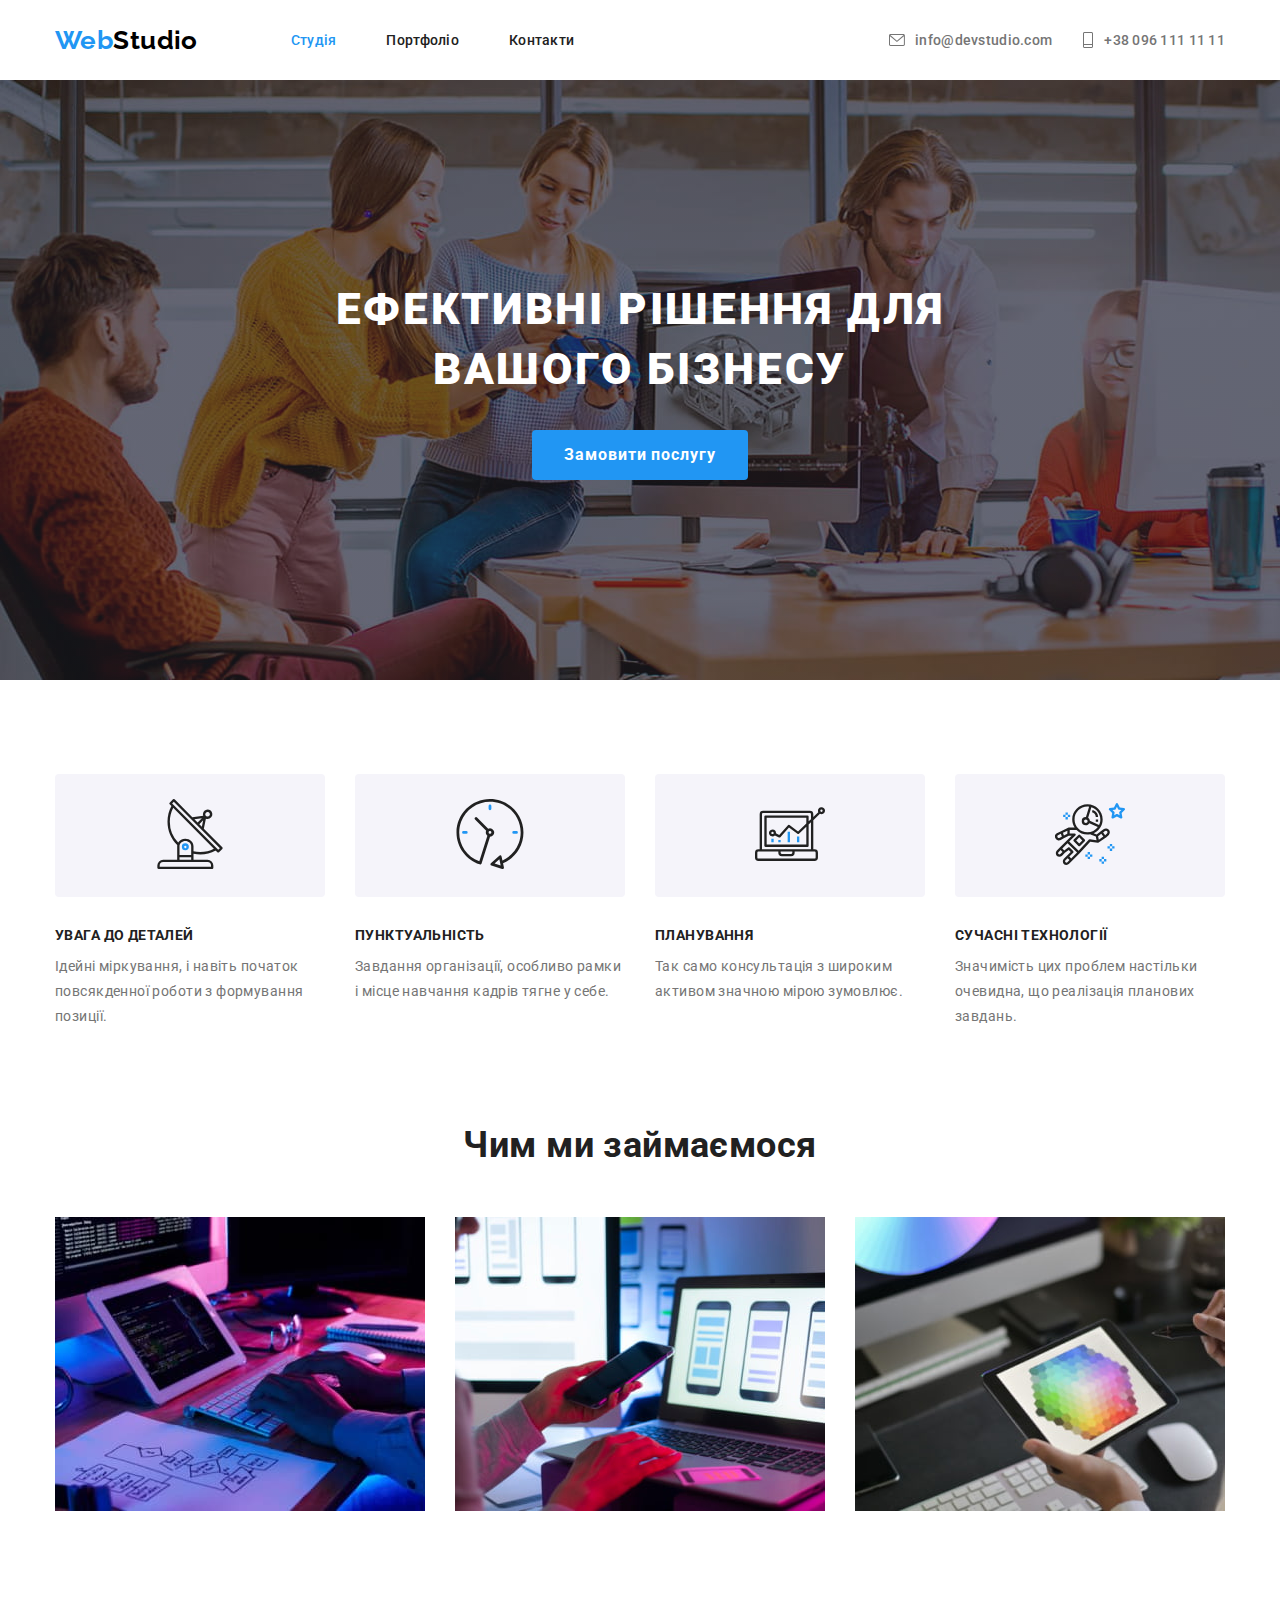
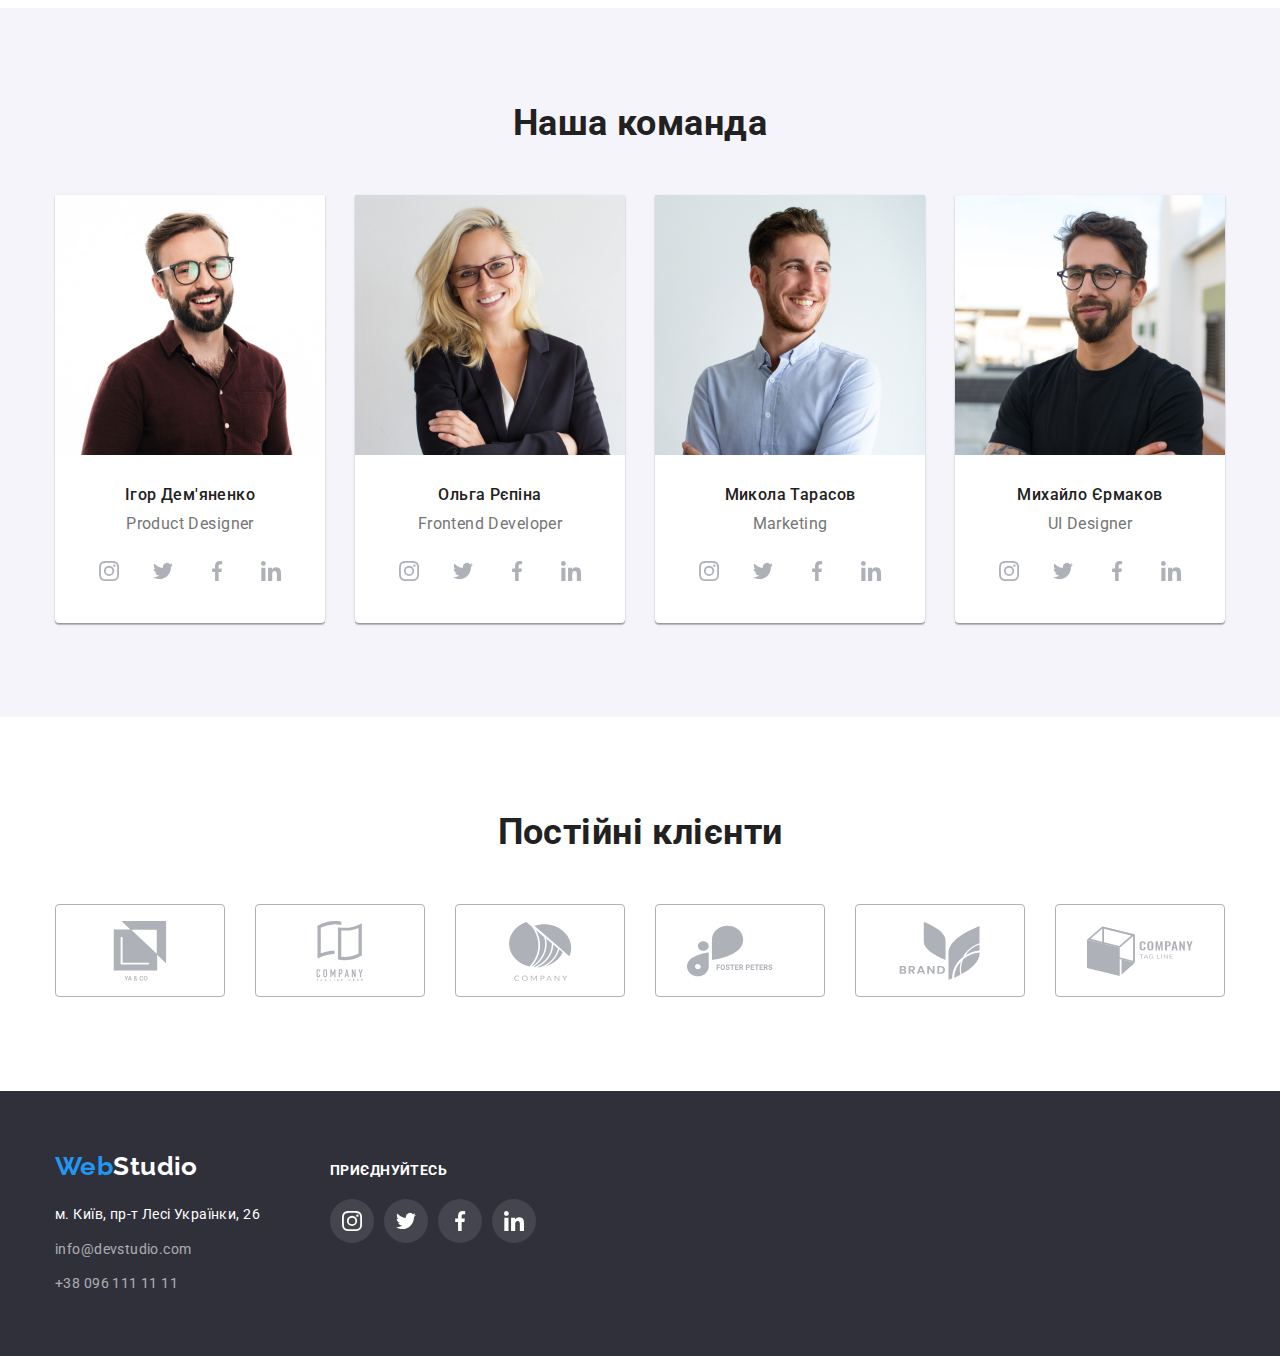
<file: index.html>
<!DOCTYPE html>
<html lang="uk">
  <head>
    <meta charset="UTF-8" />
    <meta http-equiv="X-UA-Compatible" content="IE=edge" />
    <meta name="viewport" content="width=device-width, initial-scale=1.0" />
    <title>Студія</title>
    <link
      rel="stylesheet"
      href="https://cdnjs.cloudflare.com/ajax/libs/modern-normalize/1.0.0/modern-normalize.min.css"
    />
    <link rel="stylesheet" href="./css/styles.css" />
    <link rel="preconnect" href="https://fonts.googleapis.com" />
    <link rel="preconnect" href="https://fonts.gstatic.com" crossorigin />
    <link
      href="https://fonts.googleapis.com/css2?family=Raleway:wght@700&family=Roboto:wght@400;500;700;900&display=swap"
      rel="stylesheet"
    />
  </head>
  <body>
    <header>
      <div class="container menu-list">
      <a href="./index.html" class="link logo-studio"><span class="logo-web">Web</span>Studio</span></a>
      <nav class="nav-list">
        <ul class="list link-nav-list">
          <li>
            <a href="./index.html" class="link link-nav-current">Студія</a>
          </li>
          <li>
            <a href="./portfolio.html" class="link link-nav">Портфоліо</a>
          </li>
          <li>
            <a href="#" class="link link-nav">Контакти</a>
          </li>
        </ul>
      </nav>
      <ul class="list site-nav">
          <li class="site-nav-button">
            <a href="mailto:info@devstudio.com" class="link link-email">
              <svg role="img" width="16px" height="12px" class="envelope">
                <use href="./images/icons.svg#icon-envelope"></use>
              </svg>
              info@devstudio.com
            </a>
          </li>
          <li class="site-nav-button">
            <a href="tel:+380961111111" class="link link-email">
              <svg role="img" width="12px" height="16px" class="mobile">
                <use href="./images/icons.svg#icon-mobile"></use>
              </svg>
              +38 096 111 11 11
            </a>
          </li>
      </ul>
      </div>
    </header>
    <main>
      <section class="motto-order-section">
        <div class="container">
          <h1 class="main-h1">Ефективні рішення для вашого бізнесу</h1>
          <button type="button" class="order-service">Замовити послугу</button>
        </div>
      </section>
      <section class="section">
        <div class="container">
          <h2 class="main-h2">Особливості</h2>
            <ul class="list features">
              <li class="features-item">
                <div class="feature-icon">
                  <svg width="70px" height="70px">
                    <use href="./images/icons.svg#icon-antenna"></use>
                  </svg>
                </div>
                <h3 class="feature-name">Увага до деталей</h3>
                <p class="features-info">
                  Ідейні міркування, і навіть початок повсякденної роботи з формування позиції.
                </p>
              </li>
              <li class="features-item">
                <div class="feature-icon">
                  <svg width="70px" height="70px">
                    <use href="./images/icons.svg#icon-clock"></use>
                  </svg>
                </div>
                <h3 class="feature-name">Пунктуальність</h3>
                <p class="features-info">
                  Завдання організації, особливо рамки і місце навчання кадрів тягне
                  у себе.
                </p>
              </li>
              <li class="features-item">
                <div class="feature-icon">
                  <svg width="70px" height="70px">
                    <use href="./images/icons.svg#icon-diagram"></use>
                  </svg>
                </div>
                <h3 class="feature-name">Планування</h3>
                <p class="features-info">
                  Так само консультація з широким активом значною мірою зумовлює.
                </p>
              </li>
              <li class="features-item">
                <div class="feature-icon">
                  <svg width="70px" height="70px">
                    <use href="./images/icons.svg#icon-astronaut"></use>
                  </svg>
                </div>
                <h3 class="feature-name">Сучасні технології</h3>
                <p class="features-info">
                  Значимість цих проблем настільки очевидна, що реалізація планових
                  завдань.
                </p>
              </li>
            </ul>
        </div>
      </section>
      <section class="section what-we-do-section">
        <div class="container">
        <h2 class="main-section-name">Чим ми займаємося</h2>
          <ul class="list img-what-we-do">
            <li>
              <img
                src="./images/img_main_1.jpg"
                alt="картинка 1"
                width="370"
                height="294"
              />
            </li>
            <li>
              <img
                src="./images/img_main_2.jpg"
                alt="картинка 2"
                width="370"
                height="294"
              />
            </li>
            <li>
              <img
                src="./images/img_main_3.jpg"
                alt="картинка 3"
                width="370"
                height="294"
              />
            </li>
          </ul>
        </div>
      </section>
      <section class="section our-team ">
        <div class="container">
          <h2 class="main-section-name">Наша команда</h2>
          <ul class="list team-cards-list">
            <li class="team-card">
              <img
                src="./images/team_igor.jpg"
                alt="Ігор Дем'яненко"
                width="270"
                height="260"
              />
              <div class="team-card-info">
                <h3 class="team-name">Ігор Дем'яненко</h3>
                <p class="team-info">Product Designer</p>
                <ul class="list icons-media-list">
                  <li class="list media-button">
                    <a href="https://www.instagram.com/" class="icon-link link-media">
                      <svg class="icon-item"
                        role="img" 
                        width="20px" 
                        height="20px" 
                      >
                        <use href="./images/icons.svg#icon-instagram"></use>
                      </svg>
                    </a>
                  </li>
                  <li class="list media-button">
                    <a href="https://twitter.com/?lang=en" class="icon-link link-media">
                    <svg class="icon-item"
                    role="img" 
                    width="20px" 
                    height="20px" 
                    >
                      <use href="./images/icons.svg#icon-twitter"></use>
                    </svg>
                    </a>
                  </li>
                  <li class="list media-button">
                    <a href="https://www.facebook.com/" class="icon-link link-media">
                    <svg class="icon-item"
                      role="img" 
                      width="20px" 
                      height="20px" 
                    >
                      <use href="./images/icons.svg#icon-facebook"></use>
                    </svg>
                    </a>
                  </li>
                  <li class="list media-button">
                    <a href="https://www.linkedin.com/" class="icon-link link-media">
                    <svg class="icon-item"
                      role="img" 
                      width="20px" 
                      height="20px" 
                    >
                      <use href="./images/icons.svg#icon-linkedin"></use>
                    </svg>
                    </a>
                  </li>
                </ul>
              </div>
            </li>
            <li class="team-card">
              <img
                src="./images/team_olha.jpg"
                alt="Ольга Рєпіна"
                width="270"
                height="260"
              />
              <div class="team-card-info">
                <h3 class="team-name">Ольга Рєпіна</h3>
                <p class="team-info">Frontend Developer</p>
                <ul class="list icons-media-list">
                  <li class="list media-button">
                    <a href="https://www.instagram.com/" class="icon-link link-media">
                      <svg class="icon-item"
                        role="img" 
                        width="20px" 
                        height="20px" 
                      >
                        <use href="./images/icons.svg#icon-instagram"></use>
                      </svg>
                    </a>
                  </li>
                  <li class="list media-button">
                    <a href="https://twitter.com/?lang=en" class="icon-link link-media">
                    <svg class="icon-item"
                    role="img" 
                    width="20px" 
                    height="20px" 
                    >
                      <use href="./images/icons.svg#icon-twitter"></use>
                    </svg>
                    </a>
                  </li>
                  <li class="list media-button">
                    <a href="https://www.facebook.com/" class="icon-link link-media">
                    <svg class="icon-item"
                      role="img" 
                      width="20px" 
                      height="20px" 
                    >
                      <use href="./images/icons.svg#icon-facebook"></use>
                    </svg>
                    </a>
                  </li>
                  <li class="list media-button">
                    <a href="https://www.linkedin.com/" class="icon-link link-media">
                    <svg class="icon-item"
                      role="img" 
                      width="20px" 
                      height="20px" 
                    >
                      <use href="./images/icons.svg#icon-linkedin"></use>
                    </svg>
                    </a>
                  </li>
                </ul>
              </div>
            </li>
            <li class="team-card">
              <img
                src="./images/team_mykola.jpg"
                alt="Микола Тарасов"
                width="270"
                height="260"
              />
              <div class="team-card-info">
                <h3 class="team-name">Микола Тарасов</h3>
                <p class="team-info">Marketing</p>
                <ul class="list icons-media-list">
                  <li class="list media-button">
                    <a href="https://www.instagram.com/" class="icon-link link-media">
                      <svg class="icon-item"
                        role="img" 
                        width="20px" 
                        height="20px" 
                      >
                        <use href="./images/icons.svg#icon-instagram"></use>
                      </svg>
                    </a>
                  </li>
                  <li class="list media-button">
                    <a href="https://twitter.com/?lang=en" class="icon-link link-media">
                    <svg class="icon-item"
                    role="img" 
                    width="20px" 
                    height="20px" 
                    >
                      <use href="./images/icons.svg#icon-twitter"></use>
                    </svg>
                    </a>
                  </li>
                  <li class="list media-button">
                    <a href="https://www.facebook.com/" class="icon-link link-media">
                    <svg class="icon-item"
                      role="img" 
                      width="20px" 
                      height="20px" 
                    >
                      <use href="./images/icons.svg#icon-facebook"></use>
                    </svg>
                    </a>
                  </li>
                  <li class="list media-button">
                    <a href="https://www.linkedin.com/" class="icon-link link-media">
                    <svg class="icon-item"
                      role="img" 
                      width="20px" 
                      height="20px" 
                    >
                      <use href="./images/icons.svg#icon-linkedin"></use>
                    </svg>
                    </a>
                  </li>
                </ul>
              </div>
            </li>
            <li class="team-card">
              <img
                src="./images/team_mikhaylo.jpg"
                alt="Михайло Єрмаков"
                width="270"
                height="260"
              />
              <div class="team-card-info">
                <h3 class="team-name">Михайло Єрмаков</h3>
                <p class="team-info">UI Designer</p>
                <ul class="list icons-media-list">
                  <li class="list media-button">
                    <a href="https://www.instagram.com/" class="icon-link link-media">
                      <svg class="icon-item"
                        role="img" 
                        width="20px" 
                        height="20px" 
                      >
                        <use href="./images/icons.svg#icon-instagram"></use>
                      </svg>
                    </a>
                  </li>
                  <li class="list media-button">
                    <a href="https://twitter.com/?lang=en" class="icon-link link-media">
                    <svg class="icon-item"
                    role="img" 
                    width="20px" 
                    height="20px" 
                    >
                      <use href="./images/icons.svg#icon-twitter"></use>
                    </svg>
                    </a>
                  </li>
                  <li class="list media-button">
                    <a href="https://www.facebook.com/" class="icon-link link-media">
                    <svg class="icon-item"
                      role="img" 
                      width="20px" 
                      height="20px" 
                    >
                      <use href="./images/icons.svg#icon-facebook"></use>
                    </svg>
                    </a>
                  </li>
                  <li class="list media-button">
                    <a href="https://www.linkedin.com/" class="icon-link link-media">
                    <svg class="icon-item"
                      role="img" 
                      width="20px" 
                      height="20px" 
                    >
                      <use href="./images/icons.svg#icon-linkedin"></use>
                    </svg>
                    </a>
                  </li>
                </ul>
              </div>
            </li>
          </ul>
        </div>
      </section>
      <section class="section">
        <div class="container">
          <h2 class="main-section-name">Постійні клієнти</h2>
          <ul class="list partner">
            <li class="list">
                <a href="#" class="icon-link partner-link">
                  <svg 
                    width="106px"
                    height="60px"
                    role="img" 
                    class="partner-icon">
                    <use href="./images/icons.svg#icon-brand-1"></use>
                  </svg>
                </a>
            </li>
            <li class="list">
                <a href="#" class="icon-link partner-link">
                  <svg 
                    width="106px"
                    height="60px"
                    role="img" 
                    class="partner-icon">
                    <use href="./images/icons.svg#icon-brand-2"></use>
                  </svg>
                </a>
            </li>
            <li class="list">
                <a href="#" class="icon-link partner-link">
                  <svg 
                    width="106px"
                    height="60px"
                    role="img" 
                    class="partner-icon">
                    <use href="./images/icons.svg#icon-brand-3"></use>
                  </svg>
                </a>
            </li>
            <li class="list">
                <a href="#" class="icon-link partner-link">
                  <svg 
                    width="106px"
                    height="60px"
                    role="img" 
                    class="partner-icon">
                    <use href="./images/icons.svg#icon-brand-4"></use>
                  </svg>
                </a>
            </li>
            <li class="list">
                <a href="#" class="icon-link partner-link">
                  <svg 
                    width="106px"
                    height="60px"
                    role="img" 
                    class="partner-icon">
                    <use href="./images/icons.svg#icon-brand-5"></use>
                  </svg>
                </a>
            </li>
            <li class="list">
                <a href="#" class="icon-link partner-link">
                  <svg 
                    width="106px"
                    height="60px"
                    role="img" 
                    class="partner-icon">
                    <use href="./images/icons.svg#icon-brand-6"></use>
                  </svg>
                </a>
            </li>
          </ul>
        </div>
      </section>
    </main>
    <footer>
      <div class="container">
        <div>
          <a href="./index.html" class="link logo-studio logo-footer">Web<span style="color:white">Studio</span></a>
          <address>
            <ul class="list">
              <li class="footer-item">
                <a href="https://goo.gl/maps/tvAfN8rbNp5ujhR58" class="link address-link">м. Київ, пр-т Лесі Українки, 26</a>
              </li>
              <li class="footer-item"><a href="mailto:info@devstudio.com" class="link footer-contact">info@devstudio.com</a></li>
              <li><a href="tel:+380961111111" class="link footer-contact">+38 096 111 11 11</a></li>
            </ul>
          </address>
        </div>
        <div class="footer-media-links">
          <p class="footer-join">Приєднуйтесь</p>
            <ul class="list footer-icons">
              <li class="list media-button">
                <a href="https://www.instagram.com/" class="icon-link link-media link-media-footer">
                  <svg class="icon-item"
                    width="20px" 
                    height="20px" 
                  >
                    <use href="./images/icons.svg#icon-instagram"></use>
                  </svg>
                </a>
              </li>
              <li class="list media-button">
                <a href="https://twitter.com/?lang=en" class="icon-link link-media link-media-footer">
                <svg class="icon-item"
                width="20px" 
                height="20px" 
                >
                  <use href="./images/icons.svg#icon-twitter"></use>
                </svg>
                </a>
              </li>
              <li class="list media-button">
                <a href="https://www.facebook.com/" class="icon-link link-media link-media-footer">
                  <svg class="icon-item"
                    width="20px" 
                    height="20px" 
                  >
                    <use href="./images/icons.svg#icon-facebook"></use>
                  </svg>
                </a>
              </li>
              <li class="list media-button">
                <a href="https://www.linkedin.com/" class="icon-link link-media link-media-footer">
                  <svg class="icon-item"
                    width="20px" 
                    height="20px" 
                  >
                    <use href="./images/icons.svg#icon-linkedin"></use>
                  </svg>
                </a>
              </li>
            </ul>
      </div>
    </footer>
  </body>
</html>
</file>
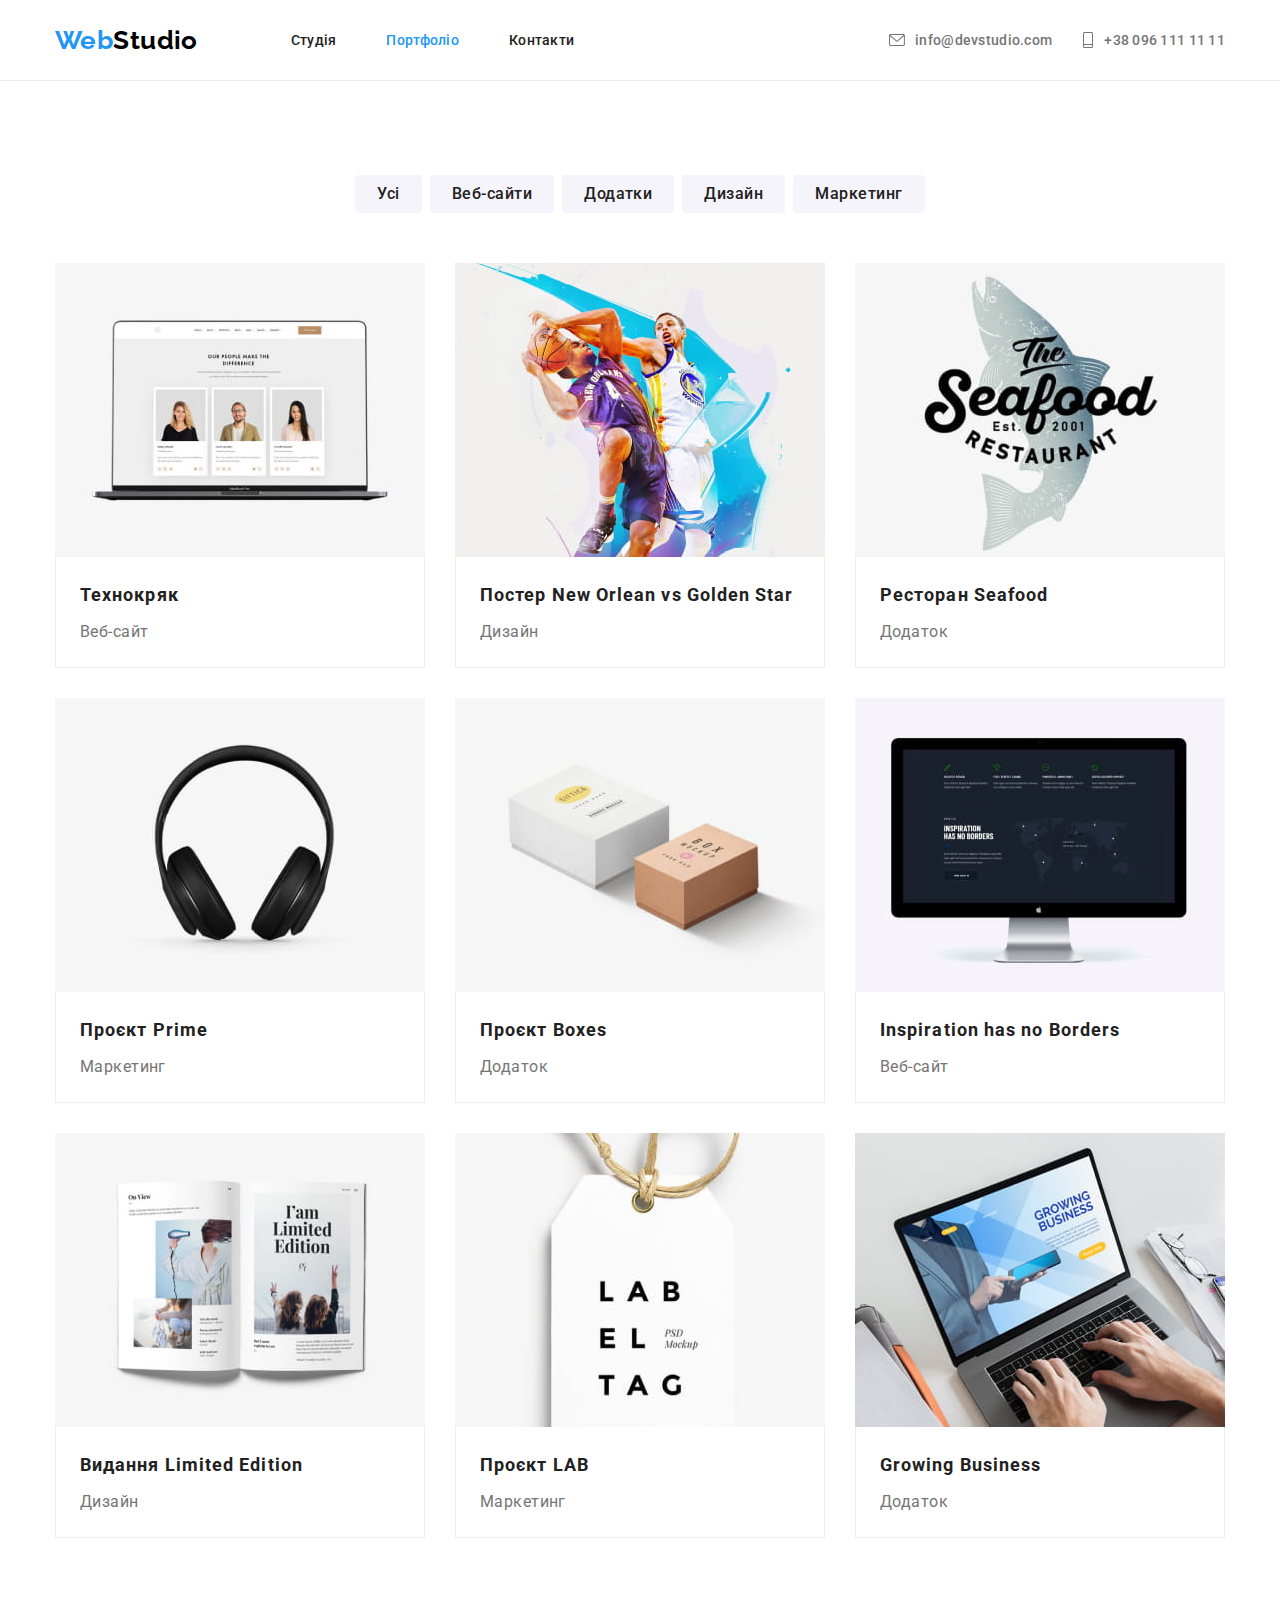
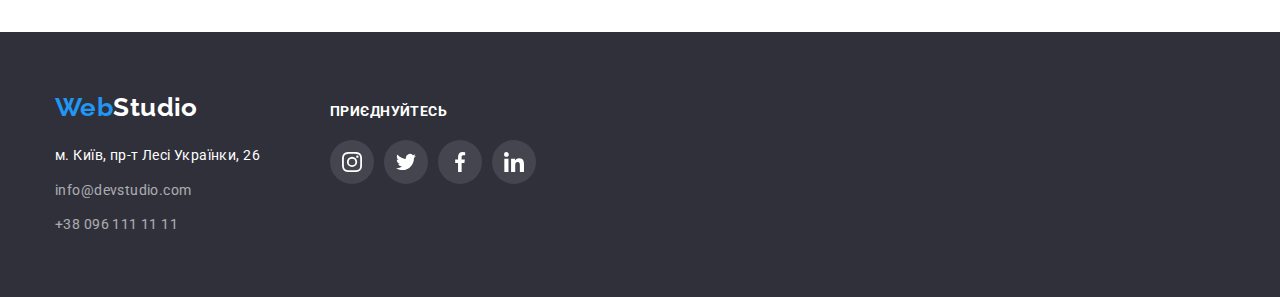
<file: portfolio.html>
<!DOCTYPE html>
<html lang="uk">
  <head>
    <meta charset="UTF-8" />
    <meta http-equiv="X-UA-Compatible" content="IE=edge" />
    <meta name="viewport" content="width=device-width, initial-scale=1.0" />
    <title>Портфоліо</title>
    <link
      rel="stylesheet"
      href="https://cdnjs.cloudflare.com/ajax/libs/modern-normalize/1.0.0/modern-normalize.min.css"
    />
    <link rel="stylesheet" href="./css/styles.css" />
    <link rel="preconnect" href="https://fonts.googleapis.com" />
    <link rel="preconnect" href="https://fonts.gstatic.com" crossorigin />
    <link
      href="https://fonts.googleapis.com/css2?family=Raleway:wght@700&family=Roboto:wght@400;500;700;900&display=swap"
      rel="stylesheet"
    />
  </head>
  <body>
    <header class="menu-list-border">
      <div class="container menu-list">
        <a href="./index.html" class="link logo-studio"><span class="logo-web">Web</span>Studio</span></a>
        <nav class="nav-list">
          <ul class="list link-nav-list">
            <li>
              <a href="./index.html" class="link link-nav">Студія</a>
            </li>
            <li>
              <a href="./portfolio.html" class="link link-nav-current">Портфоліо</a>
            </li>
            <li>
              <a href="#" class="link link-nav">Контакти</a>
            </li>
          </ul>
        </nav>
        <ul class="list site-nav">
          <li class="site-nav-button">
            <a href="mailto:info@devstudio.com" class="link link-email">
              <svg role="img" width="16px" height="12px" class="envelope">
                <use href="./images/icons.svg#icon-envelope"></use>
              </svg>
              info@devstudio.com
            </a>
          </li>
          <li class="site-nav-button">
            <a href="tel:+380961111111" class="link link-email">
              <svg role="img" width="12px" height="16px" class="mobile">
                <use href="./images/icons.svg#icon-mobile"></use>
              </svg>
              +38 096 111 11 11
            </a>
          </li>
        </ul>
      </div>
    </header>
    <main>
      <div class="container">
        <h1 class="portfolio-h1">Портфоліо</h1>
        <ul class="section list filter-list">
          <li>
            <button type="button" class="filter">Усі</button>
          </li>
          <li>
            <button type="button" class="filter">Веб-сайти</button>
          </li>
          <li>
            <button type="button" class="filter">Додатки</button>
          </li>
          <li>
            <button type="button" class="filter">Дизайн</button>
          </li>
          <li>
            <button type="button" class="filter">Маркетинг</button>
          </li>
        </ul>
        <ul class="section list projects">
          <li>
            <a href="#" class="link project-link">
              <img
                src="./images/port_tehnocryak.jpg"
                width="370"
                height="294"
                alt="Веб-сайт Технокряк"
              />
              <div class="project-info">
                <h2 class="project-name">Технокряк</h2>
                <p class="project-type">Веб-сайт</p>
              </div>
            </a>
          </li>
          <li>
            <a href="#" class="link project-link">
            <img
              src="./images/port_new_orlean.jpg"
              width="370"
              height="294"
              alt="Постер New Orlean vs Golden Starк"
            />
            <div class="project-info">
              <h2 class="project-name" class="project-name">
                Постер New Orlean vs Golden Star
              </h2>
              <p class="project-type">Дизайн</p>
            </div>
            </a>
          </li>
          <li>
            <a href="#" class="link project-link">
              <img
                src="./images/port_seafood.jpg"
                width="370"
                height="294"
                alt="Ресторан Seafood"
              />
              <div class="project-info">
                <h2 class="project-name">Ресторан Seafood</h2>
                <p class="project-type">Додаток</p>
              </div>
            </a>
          </li>
          <li>
            <a href="#" class="link project-link">
            <img
              src="./images/port_prime.jpg"
              width="370"
              height="294"
              alt="Проєкт Prime"
            />
            <div class="project-info">
              <h2 class="project-name">Проєкт Prime</h2>
              <p class="project-type">Маркетинг</p>
            </div>
            </a>
          </li>
          <li>
            <a href="#" class="link project-link">
            <img
              src="./images/port_boxes.jpg"
              width="370"
              height="294"
              alt="Проєкт Boxes"
            />
            <div class="project-info">
              <h2 class="project-name">Проєкт Boxes</h2>
              <p class="project-type">Додаток</p>
            </div>
            </a>
          </li>
          <li>
            <a href="#" class="link project-link">
            <img
              src="./images/port_noborders.jpg"
              width="370"
              height="294"
              alt="Проєкт Inspiration has no Borders"
            />
            <div class="project-info">
              <h2 class="project-name">Inspiration has no Borders</h2>
              <p class="project-type">Веб-сайт</p>
            </div>
            </a>
          </li>
          <li>
            <a href="#" class="link project-link">
            <img
              src="./images/port_limited_ed.jpg"
              width="370"
              height="294"
              alt="Видання Limited Edition"
            />
            <div class="project-info">
              <h2 class="project-name">Видання Limited Edition</h2>
              <p class="project-type">Дизайн</p>
            </div>
            </a>
          </li>
          <li>
            <a href="#" class="link project-link">
            <img
              src="./images/port_lab.jpg"
              width="370"
              height="294"
              alt="Проєкт LAB"
            />
            <div class="project-info">
              <h2 class="project-name">Проєкт LAB</h2>
              <p class="project-type">Маркетинг</p>
            </div>
            </a>
          </li>
          <li>
            <a href="#" class="link project-link">
            <img
              src="./images/port_grow_business.jpg"
              width="370"
              height="294"
              alt="Додаток Growing Business"
            />
            <div class="project-info">
              <h2 class="project-name">Growing Business</h2>
              <p class="project-type">Додаток</p>
            </div>
            </a>
          </li>
        </ul>
      </div>
    </main>
    <footer>
      <div class="container">
        <div>
          <a href="./index.html" class="link logo-studio logo-footer">Web<span style="color:white">Studio</span></a>
          <address>
            <ul class="list">
              <li class="footer-item">
                <a href="https://goo.gl/maps/tvAfN8rbNp5ujhR58" class="link address-link">м. Київ, пр-т Лесі Українки, 26</a>
              </li>
              <li class="footer-item"><a href="mailto:info@devstudio.com" class="link footer-contact">info@devstudio.com</a></li>
              <li><a href="tel:+380961111111" class="link footer-contact">+38 096 111 11 11</a></li>
            </ul>
          </address>
        </div>
        <div class="footer-media-links">
          <p class="footer-join">Приєднуйтесь</p>
            <ul class="list footer-icons">
              <li class="list media-button">
                <a href="https://www.instagram.com/" class="icon-link link-media link-media-footer">
                  <svg class="icon-item"
                    width="20px" 
                    height="20px" 
                  >
                    <use href="./images/icons.svg#icon-instagram"></use>
                  </svg>
                </a>
              </li>
              <li class="list media-button">
                <a href="https://twitter.com/?lang=en" class="icon-link link-media link-media-footer">
                <svg class="icon-item"
                width="20px" 
                height="20px" 
                >
                  <use href="./images/icons.svg#icon-twitter"></use>
                </svg>
                </a>
              </li>
              <li class="list media-button">
                <a href="https://www.facebook.com/" class="icon-link link-media link-media-footer">
                  <svg class="icon-item"
                    width="20px" 
                    height="20px" 
                  >
                    <use href="./images/icons.svg#icon-facebook"></use>
                  </svg>
                </a>
              </li>
              <li class="list media-button">
                <a href="https://www.linkedin.com/" class="icon-link link-media link-media-footer">
                  <svg class="icon-item"
                    width="20px" 
                    height="20px" 
                  >
                    <use href="./images/icons.svg#icon-linkedin"></use>
                  </svg>
                </a>
              </li>
            </ul>
      </div>
    </footer>
  </body>
</html>
</file>
<file: css/styles.css>
:root {
  --main-color: #fff;
  --blue-color: #2196f3;
  --main-text-color: #212121;
  --text-gray-color: #757575;
  --footer-background: #2f303a;
  --button-background: #f5f4fa;
  --logo-studio-color: #000000;
  --border-menu-navigation: #ececec;
  --border-project-card: #eeeeee;
  --icons-color: #afb1b8;
  --main-backggound-shadow: rgba(47, 48, 58, 0.4);
}

body {
  background-color: var(--main-color);
  font-family: 'Roboto', sans-serif;
  color: var(--main-text-color);
  letter-spacing: 0.03em;
  font-size: 14px;
}

.list {
  list-style: none;
  margin: 0;
  padding-top: 0;
  padding-bottom: 0;
  padding-inline-start: 0px;
  padding-left: 0;
}

.link {
  text-decoration: none;
  color: currentColor;
}

.icon-link {
  text-decoration: none;
  color: currentColor;
}

h1,
li,
p,
h2,
h3,
h4,
h5,
h6 {
  margin: 0;
}

img {
  display: block;
  max-width: 100%;
  height: auto;
}

address {
  font-style: normal;
}

button {
  border: none;
  cursor: pointer;
}

.container {
  width: 1200px;
  padding: 0 15px;
  margin: 0 auto;
}

.section {
  padding-top: 94px;
  padding-bottom: 94px;
}

header {
  font-weight: 500;
}

.menu-list {
  display: flex;
  flex-direction: row;
  align-items: center;
  padding-top: 24.5px;
  padding-bottom: 24.5px;
}

.menu-list-portfolio {
  display: flex;
  flex-direction: row;
  align-items: center;
  padding-top: 24px;
  padding-bottom: 24px;
}

.menu-list-border {
  border-bottom: 1px solid var(--border-menu-navigation);
}

.nav-list {
  margin-left: 93px;
}

.link-nav-list {
  display: inline-flex;
  align-items: center;
  gap: 50px;
}

.site-nav {
  display: inline-flex;
  align-items: center;
  gap: 30px;
  margin-left: auto;
}

.site-nav-button {
  background-color: #fff;
  color: var(--text-gray-color);
  cursor: pointer;
}

.link-phone,
.link-email {
  display: flex;
  align-items: center;
  gap: 10px;
  color: var(--text-gray-color);
  letter-spacing: 0.02em;
  font-weight: 500;
}

.envelope,
.mobile {
  fill: currentColor;
}

.link-email:hover,
.link-email:focus {
  color: var(--blue-color);
}

.logo-studio {
  font-family: 'Raleway', sans-serif;
  font-weight: 700;
  font-size: 26px;
  line-height: 1.2;
  color: var(--logo-studio-color);
}

.logo-web {
  color: var(--blue-color);
}

.link-nav-current,
.link-nav,
.site-nav {
  line-height: 1.2;
  letter-spacing: 0.02em;
}

.link-nav {
  color: var(--main-text-color);
}

.link-nav-current,
.link-nav:hover,
.link-nav:focus,
.link-contact:focus,
.link-contact:hover {
  color: var(--blue-color);
}

.link-nav:visited {
  color: var(--main-text-color);
}

.link-nav:visited:hover,
.link-nav:visited:focus {
  color: var(--blue-color);
}

.motto-order-section {
  text-align: center;
  max-width: 1600px;
  height: 600px;
  padding-top: 200px;
  padding-bottom: 200px;
  background-image: 
    linear-gradient(to bottom, var(--main-backggound-shadow), var(--main-backggound-shadow)), 
    url('../images/main-bkg.jpg');
  background-size: cover;
  background-repeat: no-repeat;
  margin: 0 auto;
}

.main-h1 {
  font-weight: 900;
  font-size: 44px;
  line-height: 1.36;
  color: var(--main-color);
  text-transform: uppercase;
  letter-spacing: 0.06em;
  margin: 0 auto;
  width: 696px;
  margin-bottom: 30px;
}

.main-h2,
.portfolio-h1 {
  position: absolute;
  width: 1px;
  height: 1px;
  margin: -1px;
  border: 0;
  padding: 0;
  white-space: nowrap;
  clip-path: inset(100%);
  clip: rect(0 0 0 0);
  overflow: hidden;
}

.order-service {
  color: var(--main-color);
  font-weight: 700;
  font-size: 16px;
  letter-spacing: 0.06em;
  line-height: 1.875;
  background-color: var(--blue-color);
  border: none;
  border-radius: 4px;
  cursor: pointer;
  transition: 0.25s;
  display: inline;
  align-items: center;
  padding: 10px 32px;
}

.order-service:hover,
.order-service:focus {
  color: var(--blue-color);
  background-color: var(--main-color);
}

.feature-name {
  font-size: 14px;
  font-weight: 700;
  line-height: 1.2;
  text-transform: uppercase;
  margin: 0;
}

.features {
  display: flex;
}

.features-item:not(:last-child) {
  margin-right: 30px;
}

.features-info {
  font-size: 14px;
  color: var(--text-gray-color);
  line-height: 1.8;
  margin-bottom: 0;
  margin-top: 10px;
}

.feature-icon {
  background-color: var(--button-background);
  padding: 25px 100px;
  margin-bottom: 30px;
  border-radius: 4px;
}

.main-section-name {
  text-align: center;
  font-weight: 700;
  font-size: 36px;
  line-height: 1.2;
  margin-bottom: 50px;
}

.what-we-do-section {
  padding-top: 0;
}

.img-what-we-do {
  display: inline-flex;
  column-gap: 30px;
}

.team-cards-list {
  display: flex;
  gap: 30px;
}

.team-card {
  text-align: center;
  background-color: var(--main-color);
  box-shadow: 0px 1px 3px rgba(0, 0, 0, 0.12), 0px 1px 1px rgba(0, 0, 0, 0.14),
    0px 2px 1px rgba(0, 0, 0, 0.2);
  border-radius: 0px 0px 4px 4px;
}

.our-team {
  background-color: var(--button-background);
  background-size: cover;
}

.team-info,
.team-name {
  font-size: 16px;
  line-height: 1.1875;
  align-self: flex-end;
}

.team-card-info {
  padding: 30px 32px;
}

.team-name {
  font-weight: 500;
  margin-bottom: 10px;
}

.team-info {
  color: var(--text-gray-color);
  margin-bottom: 16px;
}

.icons-media-list {
  display: flex;
  gap: 10px;
  justify-content: space-around;
  align-items: center;
}

.media-button {
  width: 44px;
  height: 44px;
}

.link-media {
  width: 100%;
  height: 100%;
  display: flex;
  align-items: center;
  justify-content: center;
  border-radius: 50%;
  background-color: var(--main-color);
  color: var(--icons-color);
}

.link-media:hover,
.link-media:focus {
  color: var(--main-color);
  background: var(--blue-color);
}

.icon-item {
  fill: currentColor;
}

.partner {
  display: flex;
  gap: 30px;
}

.partner-link {
  border: 1px solid var(--icons-color);
  color: var(--icons-color);
  width: 170px;
  height: 93px;
  display: flex;
  align-items: center;
  justify-content: center;
  border-radius: 4px;
}

.partner-link:hover,
.partner-link:focus {
  color: var(--blue-color);
  border-color: var(--blue-color);
}

.partner-icon {
  fill: currentColor;
}

.filter-list {
  display: flex;
  justify-content: center;
  gap: 8px;
  padding-bottom: 0;
}

.filter {
  cursor: pointer;
  background-color: var(--button-background);
  color: var(--main-text-color);
  font-weight: 500;
  font-size: 16px;
  line-height: 1.625;
  letter-spacing: 0.03em;
  border: 0px;
  border-radius: 4px;
  transition: 0.25s;
  font-family: 'Roboto', sans-serif;
  padding: 6px 22px;
}

.filter:hover,
.filter:focus {
  border: none;
  border-radius: 4px;
  background-color: var(--blue-color);
  color: var(--main-color);
  box-shadow: 0px 3px 1px rgba(0, 0, 0, 0.1), 0px 1px 2px rgba(0, 0, 0, 0.08), 0px 2px 2px rgba(0, 0, 0, 0.12);
}

.projects {
  margin-top: 50px;
  display: flex;
  flex-wrap: wrap;
  gap: 30px;
  padding-top: 0;
}

.project-link {
  display: block;
}

.project-link:hover,
.project-link:focus {
  box-shadow: 0px 1px 1px rgba(0, 0, 0, 0.12), 0px 4px 4px rgba(0, 0, 0, 0.06), 1px 4px 6px rgba(0, 0, 0, 0.16);
}

.project-info {
  border-left: 1px solid var(--border-project-card);
  border-right: 1px solid var(--border-project-card);
  border-bottom: 1px solid var(--border-project-card);
  padding: 20px 24px;
}

.project-name {
  font-weight: 700;
  font-size: 18px;
  line-height: 2;
  letter-spacing: 0.06em;
  margin-bottom: 4px;
}

.project-type {
  font-size: 16px;
  color: var(--text-gray-color);
  line-height: 1.875;
}

footer {
  padding-top: 60px;
  padding-bottom: 60px;
  background-color: var(--footer-background);
  background-size: cover;
  background-repeat: repeat;
}

footer .container {
  display: flex;
  align-items: baseline;
}

.logo-footer {
  margin-bottom: 10px;
}

.footer-media-links {
  margin-left: 70px;
}

.footer-join {
  text-transform: uppercase;
  color: var(--main-color);
  margin-bottom: 20px;
  font-weight: 700;
  line-height: 1.18;
}

.link-media-footer {
  background-color: rgba(255, 255, 255, 0.1);
  color: var(--main-color);
}

.footer-icons {
  display: flex;
  gap: 10px;
}

address {
  color: var(--main-color);
  font-style: normal;
  line-height: 1.8;
  margin-top: 20px;
}

.footer-item {
  margin-bottom: 9px;
}

.address-link {
  color: var(--main-color);
}

.footer-contact,
.footer-contact:visited {
  color: var(--main-color);
  opacity: 60%;
}

.logo-footer,
.footer-contact:hover,
.footer-contact:focus,
.logo-footer:visited,
.address-link:hover,
.address-link:focus,
.address-link:visited:hover,
.address-link:visited:focus {
  color: var(--blue-color);
  opacity: 100%;
}
</file>
